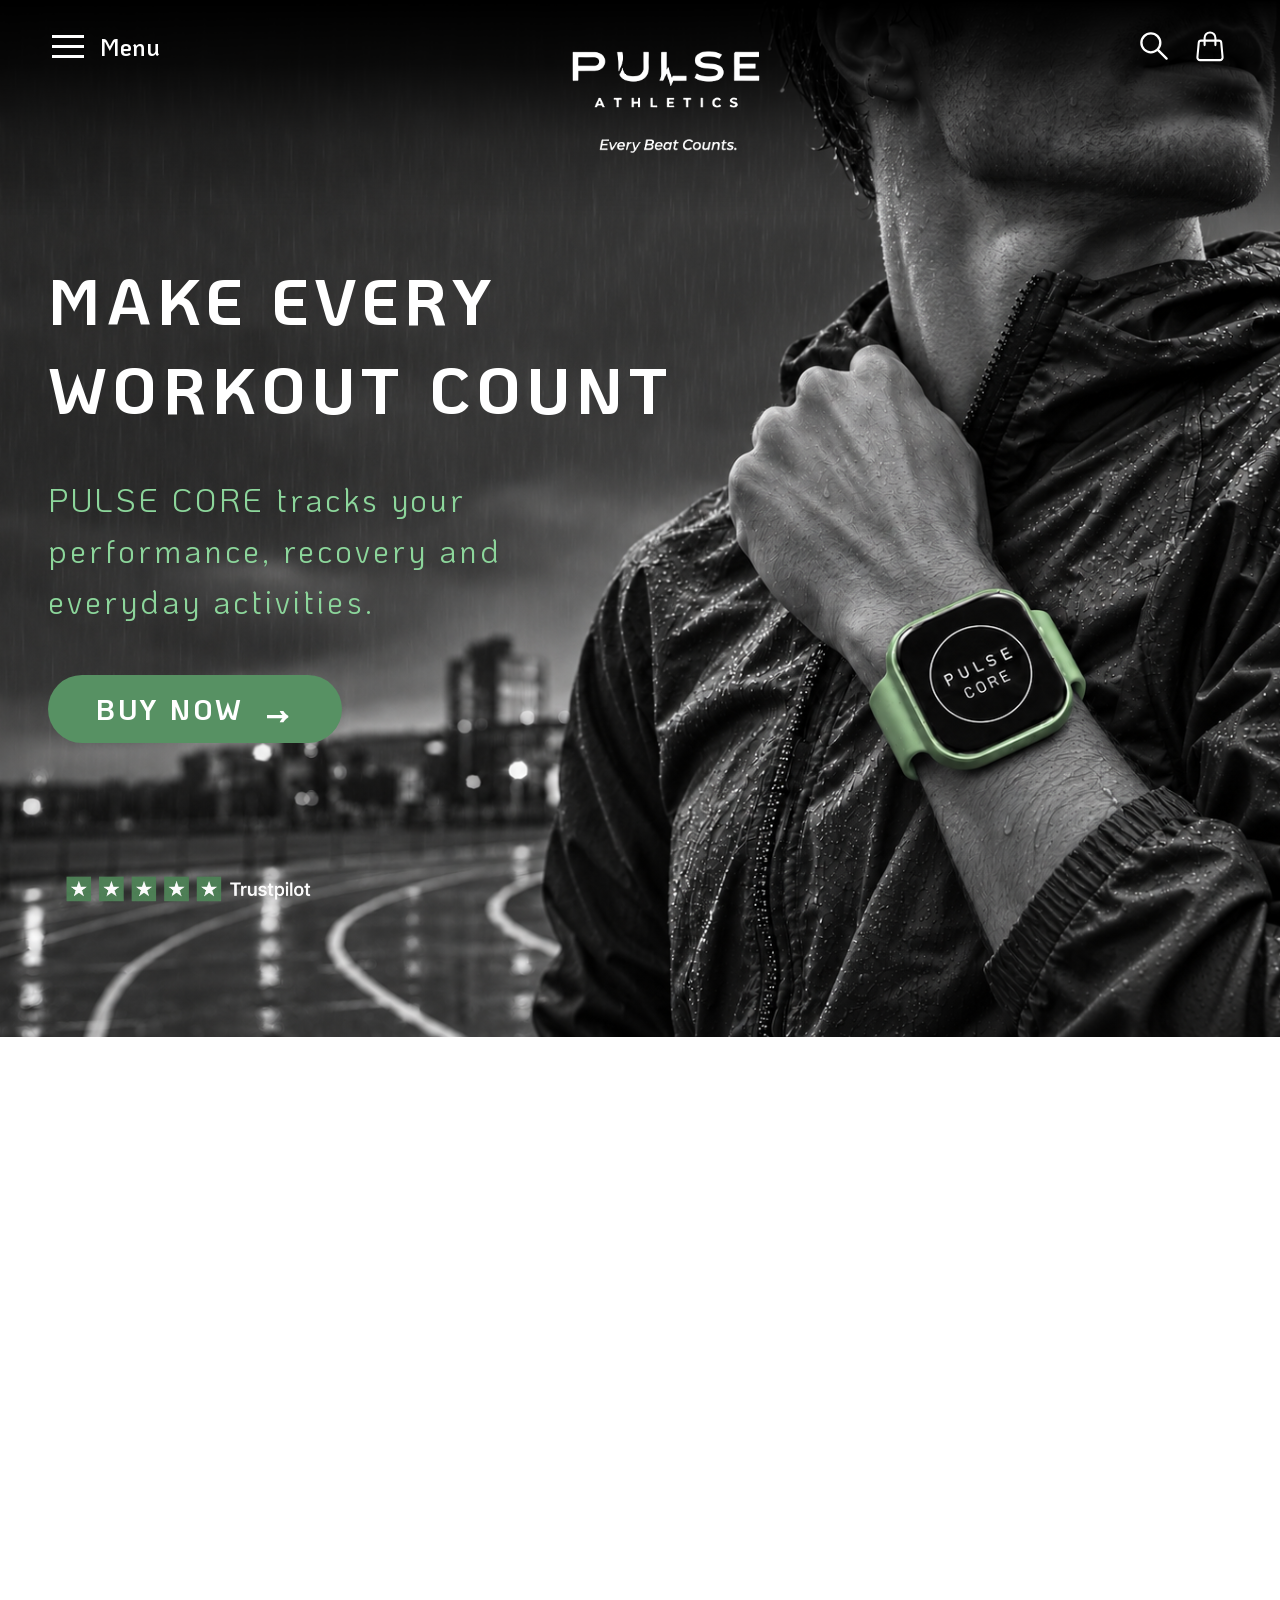
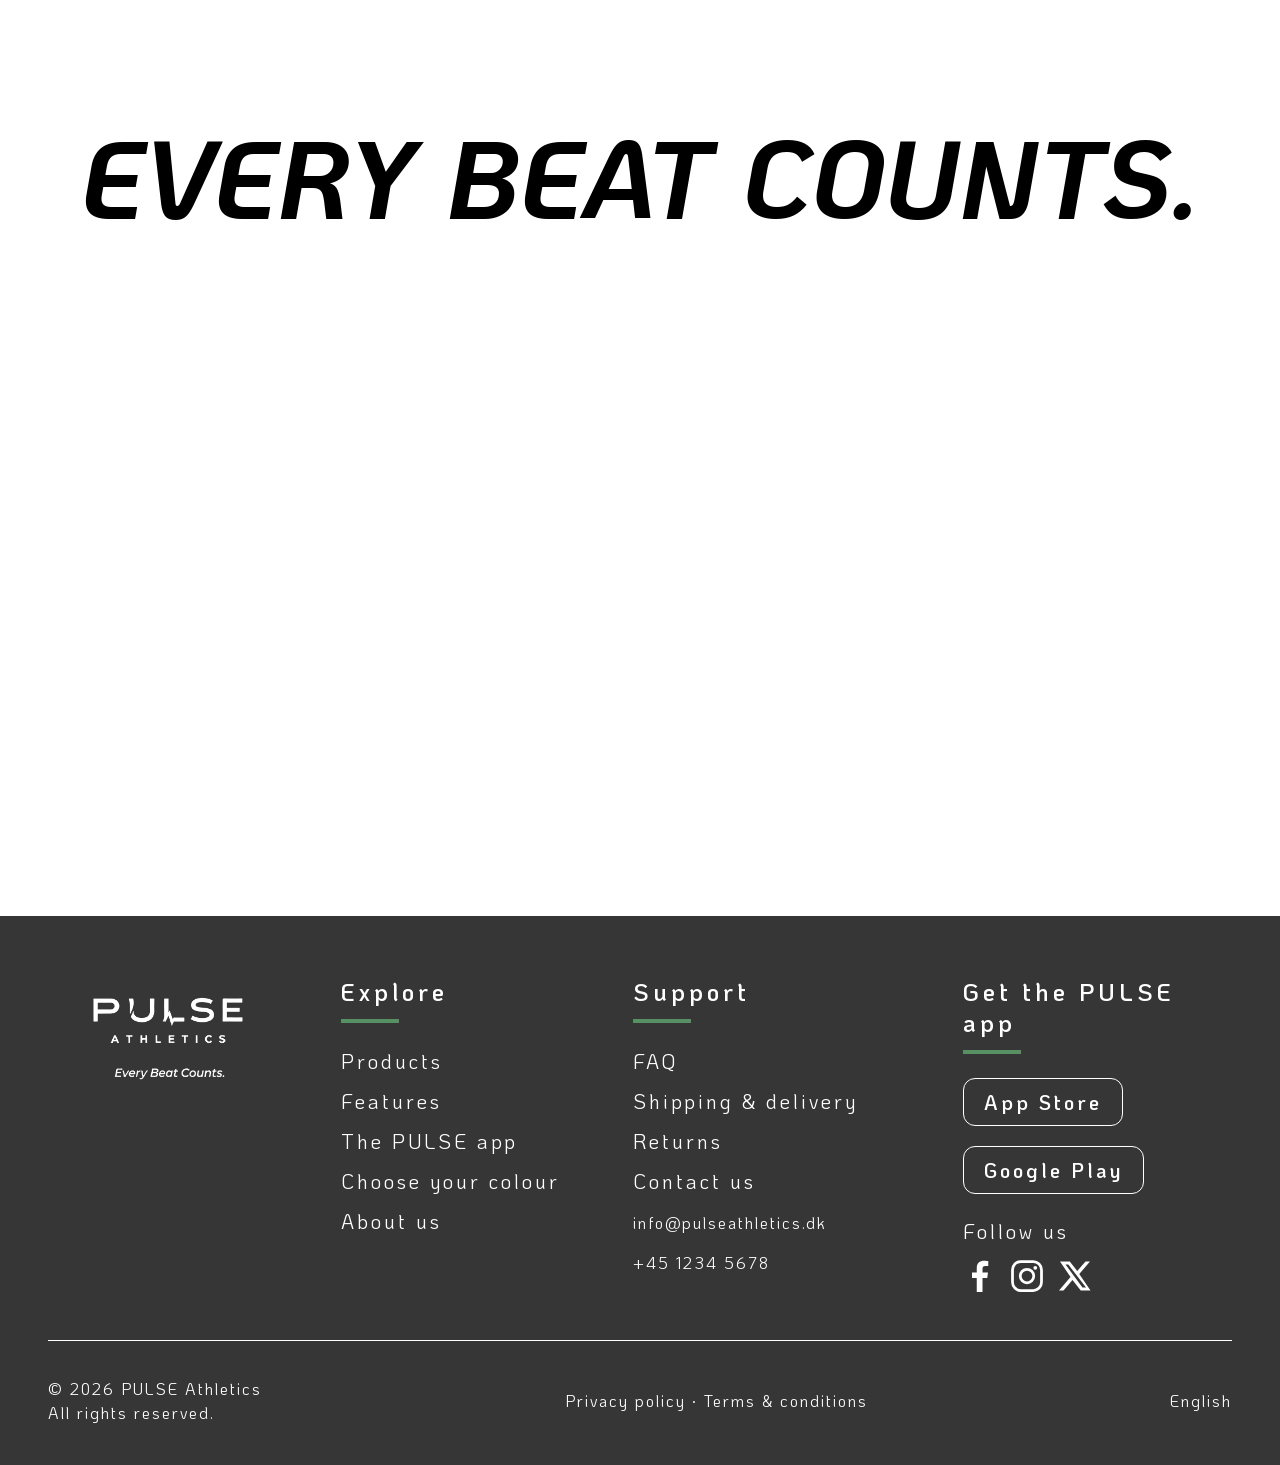
<file: index.html>
<!DOCTYPE html>
<html lang="en">
  
<head>
  <meta charset="UTF-8"/>
  <!-- Responsive design for mobile devices -->
  <meta name="viewport" content="width=device-width, initial-scale=1.0">
  <title>Pulse Athletics - PULSE Core</title>

  <!-- Link til stylesheet/css og JavaScript fil -->
  <link rel="stylesheet" href="css.css"/>

  <!-- Skrifttypen KoHo -->
  <link rel="preconnect" href="https://fonts.googleapis.com">
  <link rel="preconnect" href="https://fonts.gstatic.com" crossorigin>

  <link href="https://fonts.googleapis.com/css2?family=KoHo:ital,wght@0,400;0,500;0,600;0,700;1,400&display=swap" rel="stylesheet">
  <link href="https://fonts.googleapis.com/css2?family=KoHo:ital,wght@0,400;0,500;0,600;0,700;1,400;1,700&display=swap" rel="stylesheet">

</head>

<body>


    <!-- Navigation ligger uden for hero section, så den kan blive sticky og følge hele siden -->
    <header class="site-header">

     <nav class="navbar" aria-label="Main Navigation">
        <div class="navbar-container">
         <!-- Burgerikon -->
          <button class="burger" id="burgerbutton" type="button" aria-label="Open menu" aria-expanded="false" aria-controls="navmenu">
            <span class="burger-line line-top"></span>
            <span class="burger-line line-middle"></span>
            <span class="burger-line line-bottom"></span>
          </button>

          <!-- Tekst ved siden af burgerikonet -->
          <span class="menu-label">
          Menu
          </span>

          <!-- Logo med slogan -->
          <a class="brand" href="index.html">
            <img src="Eksamen-billeder/logo-til-nav.png" alt="Pulse Athletics - Every Beat Counts. Home" class="logo"/>
          </a>
          
          <!-- Jeg samler ikonerne i én container -->
          <div class="header-actions">
            <a class="search-link" aria-label="Search">
              <img src="Eksamen-billeder/søg.svg" alt="Search icon" class="search-icon"/>
            </a>

            <a class="cart-link" aria-label="Shopping cart">
              <img src="Eksamen-billeder/kurv.svg" alt="Shopping cart icon" class="cart-icon"/>
            </a>
          </div>

          <!-- Navigation menu -->
          <ul class="nav-menu" id="navmenu">
            <li><a href="#product">Products</a></li>
            <li><a href="#features">Features</a></li>
            <li><a href="#app">The PULSE App</a></li>
            <li><a href="#about">About us</a></li>
          </ul>

        </div>
      </nav>
    </header>

  <section class="hero">
    <div class="hero-content">
      <h1>
        Make every<br>
       workout count
      </h1>

      <p>
        PULSE CORE tracks your <br>
        performance, recovery and <br>
        everyday activities.
      </p>

      <a class="buy-button" href="#product">
        Buy now
        <span aria-hidden="true">→</span>
      </a>

      <!-- Jeg linker til anmeldelsesdelen længere nede på siden -->
      <a class="trustpilot" href="#reviews">
        <img src="Eksamen-billeder/Trustpilot.png" alt="Se anmeldelser af PULSE Core">
      </a>
    </div>
  </section>

  <main>

    <!-- Jeg viser to bevægelige billedrækker i mp4 format med sloganet imellem -->
    <section class="brand-section" aria-labelledby="brand-heading">

      <!-- autoplay = browseren starter videoen automatisk -->
      <!-- muted = videoen spilles uden lyd -->
      <!-- loop = videoen gentages -->
      <!-- playsinline = videoen afspilles inline i browseren på mobil -->

      <!-- Øverste billedrække -->
      <video class="brand-video-højre" autoplay muted loop playsinline aria-hidden="true">
        <source src="Eksamen-billeder/PULSE-mod-hoejre.mp4" type="video/mp4">
      </video>

      <!-- Jeg beholder sloganet som rigtig tekst -->
      <h2 id="brand-heading">Every Beat Counts.</h2>

      <!-- Nederste billedrække -->
      <video class="brand-video-venstre" autoplay muted loop playsinline aria-hidden="true">
        <source src="Eksamen-billeder/PULSE-mod-venstre.mp4" type="video/mp4">
      </video>

    </section>






  </main>




  <!-- Jeg samler logo, navigation og kontaktoplysninger i footeren -->
  <footer class="site-footer" id="contact">

    <!-- Footerens fire kolonner -->
    <div class="footer-top">

      <!-- Kolonne 1: Logo med slogan -->
      <a class="footer-brand" href="index.html">
        <img src="Eksamen-billeder/logo-til-nav.png" alt="PULSE Athletics - Every Beat Counts. Home" class="footer-logo"/>
      </a>

      <!-- Kolonne 2: Links til sektioner på siden -->
      <nav class="footer-column" aria-label="Explore">
       <h2>Explore</h2>

        <ul>
          <li><a href="#product">Products</a></li>
          <li><a href="#features">Features</a></li>
          <li><a href="#app">The PULSE app</a></li>
          <li><a href="#colours">Choose your colour</a></li>
          <li><a href="#about">About us</a></li>
        </ul>
      </nav>

      <!-- Kolonne 3: Support og fiktive kontaktoplysninger -->
      <div class="footer-column">
        <h2>Support</h2>

        <ul>
          <li><span>FAQ</span></li>
          <li><span>Shipping &amp; delivery</span></li>
          <li><span>Returns</span></li>
          <li><span>Contact us</span></li>
        </ul>

        <!-- Jeg åbner brugerens mailprogram med modtageren udfyldt -->
        <a class="footer-email" href="mailto:info@pulseathletics.dk">
          info@pulseathletics.dk
        </a>

        <!-- Jeg giver brugeren mulighed for at ringe til nummeret -->
        <a class="footer-phone" href="tel:+4512345678">
          +45 1234 5678
        </a>
      </div>

      <!-- Kolonne 4: App og sociale medier -->
      <div class="footer-column">
        <h2>Get the PULSE app</h2>

        <!-- Jeg linker til App Store og Google Play -->
        <div class="footer-app-buttons">

          <!-- target="_blank" åbner linket i et nyt vindue -->

          <a class="app-button" href="https://apps.apple.com/" target="_blank">
              App Store
          </a>

          <a class="app-button" href="https://play.google.com/store" target="_blank">
            Google Play
          </a>

        </div>

        <p class="footer-follow">Follow us</p>

        <!-- Jeg viser de tre sociale medier som ikoner -->
        <div class="footer-socials">
          <img src="Eksamen-billeder/facebook-ikon.svg" alt="Facebook">
          <img src="Eksamen-billeder/instagram-ikon.svg" alt="Instagram">
          <img src="Eksamen-billeder/x-ikon.svg" alt="X">
        </div>
      </div>

    </div>

    <!-- Footerens nederste række -->
    <div class="footer-bottom">

      <p>
       © 2026 PULSE Athletics<br>
        All rights reserved.
      </p>

      <!-- Jeg viser vilkår som tekst uden links -->
      <div class="footer-legal">
        <span>Privacy policy</span>
        <span aria-hidden="true"> · </span>
        <span>Terms &amp; conditions</span>
      </div>

      <span class="footer-language">English</span>

    </div>

  </footer>




  <script src="js.js"></script>
</body>
</html>
</file>
<file: css.css>
/* Grundindstillinger */

/* Farvepalette */
:root {
  /* Brandfarver */
  --pulse-green: #579163;
  --pulse-green-dark: #386541;
  --pulse-green-light: #8cd69b;

  /* Neutrale farver */
  --white: #ffffff;
  --black: #000000;
  --background-dark: #171717;
  --pulse-carbon: #373636;

  /* Øvrige produktfarver */
  --pulse-sand: ##E4DACA;
  --pulse-blush: ##F3BBB6;
}



/* * vælger alle HTML-elementer */
* {
  box-sizing: border-box;
}

body {
  margin: 0;
  font-family: "KoHo", sans-serif; /* Jeg bruger skrifttypen KoHo og en skrifttype uden seriffer som en reserve */
}

button {
  font: inherit; /* Knappen arver skrifttype og andre fontindstillinger fra body */
}

/* Hero: hele den øverste sektion */
.hero {
  min-height: 100vh; /* minimumshøjden er 100% af vinduets højde */
  color: var(--white);
  margin-top: calc(-1 * var(--header-height, 0px)); /* Jeg trækker heroen op bag navigationen */
  padding-top: var(--header-height, 0px); /* Jeg holder hero-teksten fri af navigationen */

  background-color: var(--background-dark); /* Mørk baggrund bag billedet */
  background-image: url("Eksamen-billeder/Hero-baggrund.png");
  background-size: cover;
  background-position: center;
}

/* Lineær navigationen */
.site-header {
  position: sticky; /* Navigationen følger ned før man scroller */
  top: 0; /* Den bliver ved vinduets øverste kant */
  z-index: 1000; /* Navigationen kommer foran alt indhold */

  padding: 24px 48px 40px; /* Top , sider og bund */

  color: var(--white); /* Navigationens tekst bliver hvid */

  background: linear-gradient(
    to bottom,
    rgba(0, 0, 0, 1) 0%, /* Jeg laver en gradient, der går fra sort til gennemsigtig */
    rgba(0, 0, 0, 0.8) 30%,
    rgba(0, 0, 0, 0.3) 65%,
    rgba(0, 0, 0, 0) 100%
  );
}




/* NAVIGATION */
.navbar-container {
  position: static; /* Jeg lader containeren følge sidens normale placering */
  display: grid;
  grid-template-columns: 40px 1fr auto 1fr; /* Jeg laver fire kolonner: burgerknap, logo, mellemrum og ikoner */
  align-items: start; /* Indholdet står øverst i hver kolonne */
  gap: 12px;
}





/* BURGERKNAP OG MENU */
.burger {
  display: flex; /* Stregernes placering */
  flex-direction: column;
  justify-content: center;
  gap: 7px;

  width: 40px;
  height: 44px;
  padding: 4px;

  border: none;
  background: transparent;
  cursor: pointer; /* Der kommer en håndmarkør, når musen hover over knappen */
}

/* De tre stregers udseende */
.burger span {
  display: block;
  width: 32px;
  height: 3px;
  background-color: var(--white);
}

/* Jeg gør burgerknappen til udgangspunkt for krydsets streger */
.burger {
  position: relative; 
}

/* Jeg flytter den øverste streg og drejer den */
.burger.active .line-top {
  position: absolute; /* Jeg tager stregen ud af flex-opstillingen og placerer den frit i knappen */
  top: 20px;
  left: 4px;
  transform: rotate(45deg); /* Jeg drejer stregen 45 grader */
}

/* Jeg gør den midterste streg helt gennemsigtig */
.burger.active .line-middle {
  opacity: 0;
}

/* Jeg flytter den nederste streg og drejer den modsat */
.burger.active .line-bottom {
  position: absolute; /* Jeg placerer også den nederste streg frit i knappen */
  top: 20px;
  left: 4px;
  transform: rotate(-45deg); /* Jeg drejer stregen 45 grader i den modsatte retning */
}

/* Teksten ved siden af burgerikonet */
.menu-label {
  padding-top: 7px;
  font-size: 24px;
  font-weight: 600; /* Halvfed skrift */
}








/* LOGO OG SLOGAN */

/* Logo inklusive slogan */
.brand {
  grid-column: 3; /* Jeg placerer logoet i den tredje kolonne */
  display: block;
  width: 300px;
}

/* Jeg tilpasser størrelsen på logoet */
.brand img {
  display: block;
  width: 100%;
  height: auto;
}


/* Jeg placerer ikonerne øverst til højre i headeren */
.header-actions {
  position: absolute;
  top: 24px;
  right: 48px;

  display: flex;
  flex-direction: row;
  align-items: center;
  gap: 12px;
}

/* Jeg giver hvert ikon et klikområde */
.header-actions a {
  display: flex;
  align-items: center;
  justify-content: center;
  /* Jeg gør klikområdet større end selve ikonet */
  width: 44px;
  height: 44px;
}

/* Jeg tilpasser størrelsen på ikonerne */
.header-actions img {
  display: block;
  width: 36px;
  height: 36px;
  object-fit: contain; /* Jeg viser hele ikonet og bevarer dets proportioner */
}




/* MERE NAVIGATION */

/* Jeg skjuler menuen, indtil brugeren åbner den */
.nav-menu {
  display: none; /* menuen vises ikke, før JavaScript tilføjer klassen active */

  /* Jeg placerer menuen under burgerknappen */
  position: absolute;
  top: 78px;
  left: 48px;
  z-index: 100; /* Jeg giver menuen en lagplacering, så den ligger over indholdet */

  /* Jeg giver menuen en fjerdedel af vinduets bredde */
  width: 25vw; /* Jeg skriver vw, så vi tager udgangspunkt i vinduets bredde */
  max-width: calc(100% - 40px); /* Jeg begrænser bredden til headerens bredde minus 40 px. Vi bruger denne metode så det også virker på mindre skærme*/

  margin: 0;
  padding: 12px 0;

  list-style: none; /* ingen listepunkter */
  background-color: var(--pulse-carbon);
  border-radius: 12px; /* Afrunder hjørnerne */
}

/* JavaScript tilføjer senere klassen active */
.nav-menu.active {
  display: flex;
  flex-direction: column; /* Jeg placerer punkterne under hinanden */
  gap: 0;
}

/* Jeg gør hele rækken klikbar */
.nav-menu a {
  display: block;
  padding: 16px 24px;

  color: var(--white);
  font-size: 22px;
  text-decoration: none; /* Jeg fjerner understregningen */
}

/* Jeg fremhæver linket, når musen er over det */
.nav-menu a:hover {
  text-decoration: underline; /* Jeg understreger linket, når musen hover over det i stedet for */
  background-color: var(--pulse-green); /* Jeg giver linket min grønne brandfarve, når musen hover over det */
}



/* HERO-TEKST OG KØBSKNAP */

/* Jeg placerer teksten oven på billedet og til venstre med luft ud til kanten */
.hero-content {
  max-width: 820px; /* Jeg begrænser bredden, så teksten ikke bliver for bred */
  padding: 40px 48px 100px;
}

/* Jeg gør overskriften tydelig og giver bogstaverne luft */
.hero-content h1 {
  margin: 0 0 40px; /* Jeg fjerner standardafstanden over og under overskriften */

  font-size: 64px;
  font-weight: 700;
  line-height: 1.4;
  letter-spacing: 6px;
  text-transform: uppercase;
}

/* Jeg fremhæver beskrivelsen med en lys grøn farve */
.hero-content p {
  max-width: 620px;
  margin: 0 0 48px;

  color: var(--pulse-green-light);
  font-size: 32px;
  font-weight: 400;
  line-height: 1.6;
  letter-spacing: 3px;
}



/* KØBSKNAPPEN */
.buy-button {
  display: inline-flex; /* Jeg bruger flexbox inde i linket og lader bredden følge indholdet */
  align-items: center;
  gap: 20px; /* afstanden mellem teksten og pilen */

  padding: 16px 48px;
  border-radius: 50px;

  background-color: var(--pulse-green);
  color: var(--white);

  font-size: 28px;
  font-weight: 700;
  letter-spacing: 3px;
  text-decoration: none; /* Jeg fjerner linkets understregning */
  text-transform: uppercase;
}

/* Jeg gør knappen mørkere, når musen hover over den */
.buy-button:hover {
  background-color: var(--pulse-green-dark); /* Jeg gør baggrunden mørkere, når musen er over knappen */
}

/* Jeg tilpasser pilens størrelse */
.buy-button span {
  font-size: 36px;
  line-height: 1;
}


/* TRUSTPILOT LOGO */

.trustpilot {
  display: block; /* Jeg placerer linket på sin egen linje */
  width: fit-content; /* Jeg lader linkets bredde følge indholdet */
  max-width: 100%; 
  margin-top: 100px; /* Jeg giver luft over Trustpilot-grafikken */
}

.trustpilot img {
  display: block;
  width: 280px;
  max-width: 100%; /* Jeg lader billedet blive mindre ved pladsmangel */
  height: auto;
}


/* HER STARTER VIDEOERNE OG SLOGANET */

/* Jeg samler videoer og slogan på en hvid baggrund */
.brand-section {
  background-color: var(--white); /* Baggrundsfarve */
  color: var(--black); /* Tekstfarve */
}

.brand-section video {
  display: block; /* Jeg fjerner den lille bundafstand under videoerne */
  width: 100%; /* Videoerne fylder hele sektionens bredde */
  max-width: none; /* Jeg fjerner en eventuel begrænsning af videoernes bredde */
  height: auto;
  margin: 0; /* ingen afstand omkring videoerne */
}

/* Jeg centrerer sloganet mellem de to videoer */
.brand-section h2 {
  margin: 0;
  padding: 40px 16px;

  font-size: clamp(28px, 8.5vw, 140px); /* Jeg lader skriftstørrelsen følge vinduets bredde mellem 28 og 140 px */
  font-weight: 700;
  font-style: italic; /* Gør teksten kursiv */
  line-height: 1.1;
  text-align: center; /* Jeg centrerer teksten */
  text-transform: uppercase;
}









/* HER STARTER FOOTEREN */


/* Jeg giver footeren en grå baggrund og hvid tekst */
.site-footer {
  background-color: var(--pulse-carbon);
  color: var(--white);
  padding: 60px 48px 40px;
}

/* Jeg fordeler den øverste del i fire kolonner */
.footer-top {
  display: grid;
  grid-template-columns: 1fr 1fr 1.15fr 1.1fr; /* Jeg giver kolonnerne forskellige andele af pladsen */
  /* 1fr = Logo, 1fr = Explore, 1.15fr = Support, 1.1fr = App og SoMe */
  gap: 48px;

  max-width: 1440px; /* Jeg begrænser hele indholdets bredde til 1440 px */
  margin: 0 auto;
  padding-bottom: 48px;
}

/* Jeg tilpasser størrelsen på footerens logo */
.footer-brand {
  display: block; /* Jeg lader logolinket opføre sig som en blok */
  width: 240px;
  max-width: 100%; /* Jeg sørger for, at den ikke bliver bredere end dens kolonne */
}

.footer-brand img {
  display: block;
  width: 100%;
  height: auto;
}

/* Jeg tilpasser kolonnernes overskrifter */
.footer-column h2 {
  margin: 0 0 24px; /* Jeg giver 24px afstand nedenunder */

  font-size: 24px;
  font-weight: 600; 
  letter-spacing: 4px; /* Jeg øger afstanden mellem bogstaverne med 4 px */
}

/* Jeg tilføjer en grøn streg under hver overskrift */
.footer-column h2::after {
  content: ""; /* Jeg laver et tomt pseudoelement */
  display: block;

  width: 58px;
  height: 4px;
  margin-top: 12px;

  background-color: var(--pulse-green);
}

/* Jeg fjerner punkterne og standardafstanden fra listerne */
.footer-column ul {
  display: flex; /* Flexbox til listens punkter */
  flex-direction: column; /* Placerer punkterne under hinanden */
  gap: 12px;

  margin: 0;
  padding: 0; /* Jeg fjerner listens standardindrykning */
  list-style: none; /* Jeg fjerner prikkerne foran punkterne */
}

/* Jeg tilpasser teksten i listerne */
.footer-column li {
  font-size: 20px;
  line-height: 1.4;
  letter-spacing: 3px;
}

/* Jeg bruger hvid til footerens links */
.site-footer a {
  color: var(--white);
  text-decoration: none; /* Jeg fjerner linkenes standardunderstregning */
}

/* Jeg understreger links, når musen hover over dem */
.site-footer a:hover {
  text-decoration: underline; 
}

/* Jeg tilpasser kontaktoplysningerne */
.footer-email,
.footer-phone {
  display: block; /* email og telefon står på hver sin linje */
  margin: 16px 0 0;

  font-size: 16px;
  line-height: 1.5;
  letter-spacing: 2px;
  overflow-wrap: anywhere; /* Jeg tillader lange tekster at bryde, hvis de ikke kan være i kolonnen */
}

.footer-email {
  text-decoration: underline; /* Jeg understreger mailadressen */
}

/* Jeg placerer appfelterne under hinanden */
.footer-app-buttons {
  display: flex;
  flex-direction: column;
  align-items: flex-start; /* Jeg placerer knapperne til venstre og undgår, at de strækkes i bredden */
  gap: 20px;
}

/* Knappernes udseende */
.app-button {
  display: inline-block; /* Jeg får knappen til at ligne en boks */
  padding: 10px 20px;

  border: 1px solid var(--white); /* Jeg giver knappen en hvid, ubrudt kant på 1 px */
  border-radius: 12px;

  font-size: 20px;
  font-weight: 600;
  letter-spacing: 3px;
}

/* Jeg giver Follow us-teksten luft */
.footer-follow {
  margin: 24px 0 16px; /* Jeg giver 24 px afstand ovenover, ingen i siderne og 16 px nedenunder */

  font-size: 20px;
  letter-spacing: 3px;
}

/* Jeg placerer navnene på sociale medier på en række */
.footer-socials {
  display: flex; /* ikonerne står på en række */
  align-items: center;
  gap: 16px;
}

/* Jeg giver ikonerne samme størrelse */
.footer-socials img {
  display: block;
  width: 32px;
  height: 32px;
  object-fit: contain; /* Jeg viser hele ikonet i området uden at strække eller beskære det */
}



/* Jeg laver den nederste række og skillelinjen over den */
.footer-bottom {
  display: flex;
  justify-content: space-between; /* Fordeling af den ledige plads mellem elementerne */
  align-items: center;
  gap: 32px;

  max-width: 1440px;
  margin: 0 auto;
  padding-top: 36px; /* Jeg giver 36px luft mellem skillelinjen og indholdet */
  border-top: 1px solid var(--white);

  font-size: 16px;
  line-height: 1.5;
  letter-spacing: 2px;
}

.footer-bottom p {
  margin: 0;
}


/* HER SLUTTER FOOTEREN */











/* NU TILPASSER VI SIDEN TIL MINDRE SKÆRME */

/* Tablet og mindre computervinduer */
@media (max-width: 1100px) {
  .footer-top {
    grid-template-columns: repeat(2, 1fr); /* Jeg bruger to lige brede kolonner */
    gap: 40px; 
  }

  .footer-bottom {
    flex-wrap: wrap; /* Jeg lader elementerne fortsætte på en ny række ved pladsmangel */
  }
}




/* Navigation og hero på mobil */
@media (max-width: 700px) {
  .site-header {
    padding: 20px; /* Jeg mindsker luften omkring navigationen */
  }

  .navbar-container {
    grid-template-columns: 40px 1fr; /* Jeg bruger to kolonner */
  }

  .brand {
    grid-column: 1 / -1; /* Jeg lader logoet spænde over begge kolonner */
    justify-self: center; 
    width: 230px; /* Jeg gør logoet mindre */
  }

  .nav-menu {
    left: 20px; 
    width: calc(100% - 40px); /* Jeg giver plads til luft i begge sider */
  }

  .header-actions {
    top: 20px;
    right: 20px;
    gap: 0;
  }

  .hero-content {
    padding: 32px 20px 60px; /* Jeg tilpasser luften omkring hero-teksten */
  }

  .hero-content h1 {
    font-size: 36px;
    letter-spacing: 2px;
  }

  .hero-content p {
    font-size: 22px;
    letter-spacing: 1px;
  }

  .buy-button {
    padding: 14px 32px; /* Jeg mindsker luften inde i knappen */
    font-size: 22px;
  }
}




/* Footer på mobil */
@media (max-width: 600px) {
  .site-footer {
    padding: 40px 20px 32px; /* Jeg mindsker luften omkring footerens indhold */
  }

  .footer-top {
    grid-template-columns: 1fr; /* Jeg placerer indholdet i én kolonne */
    padding-bottom: 32px;
  }

  .footer-bottom {
    flex-direction: column; /* Jeg placerer elementerne under hinanden */
    align-items: flex-start; /* Jeg placerer dem langs venstre kant */
    gap: 20px;
  }
}
</file>
